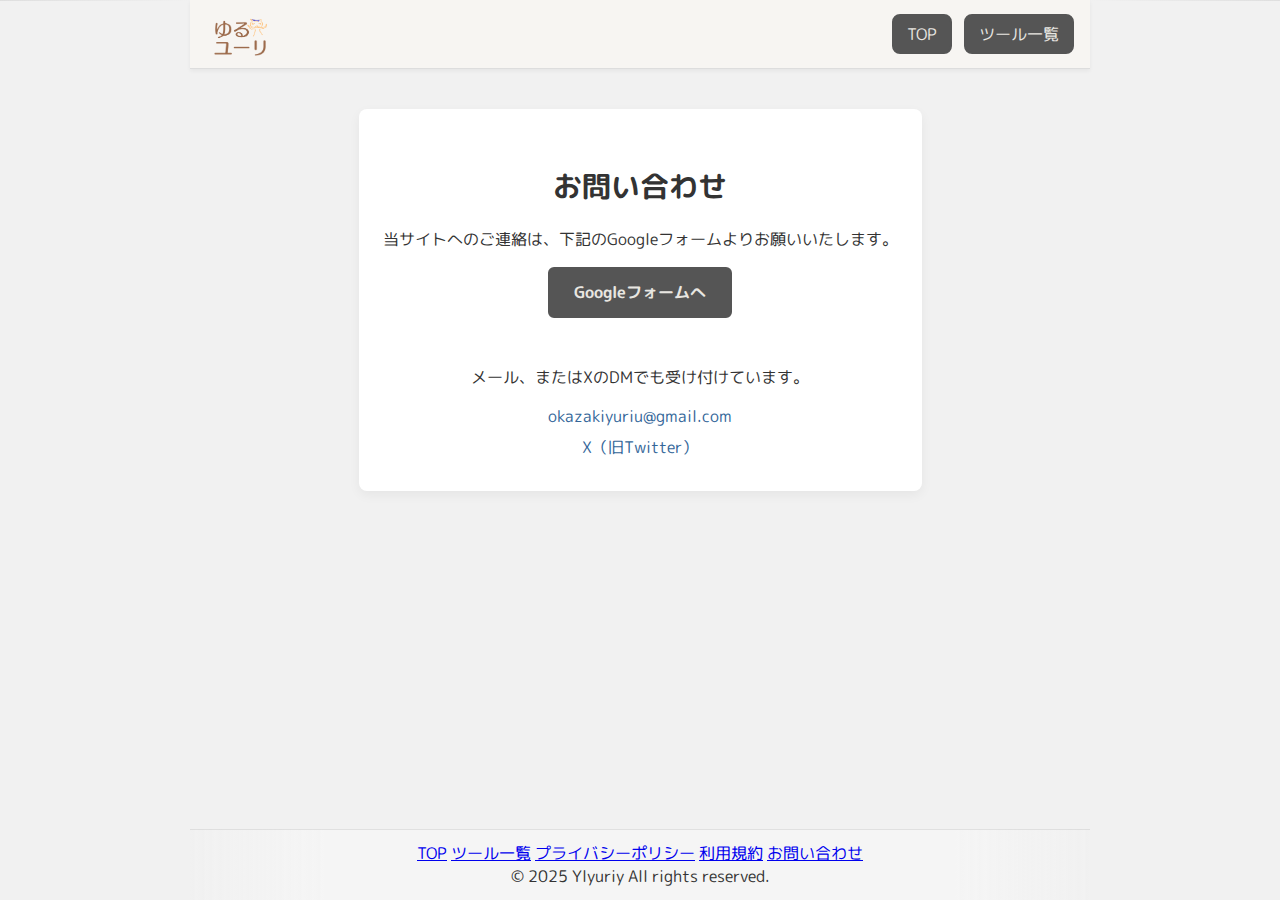
<file: contact/index.html>
<!DOCTYPE html>
<html lang="ja">
<head>
  <meta charset="UTF-8" />
  <meta name="viewport" content="width=device-width, initial-scale=1.0"/>
  <meta name="description" content="お問い合わせページです。">
  <meta property="og:title" content="ゆるユーリ | お問い合わせ">
  <meta property="og:description" content="お問い合わせはこちらから">
  <meta property="og:image" content="https://tools.ylyuriy.com/assets/logo.png">
  <meta property="og:url" content="https://tools.ylyuriy.com/tools/">
  <meta property="og:type" content="website">
  <meta property="og:site_name" content="ゆるユーリ">
  <title>ゆるユーリ | お問い合わせ</title>

  <!-- ファビコン -->
  <link rel="icon" href="/assets/favicon.ico">
  <!-- 共通CSS -->
  <link rel="stylesheet" href="/css/style.css" />
  <!-- 問い合わせページ専用CSS -->
  <link rel="stylesheet" href="/contact/style.css" />
  <!-- Googleフォント -->
  <link href="https://fonts.googleapis.com/css2?family=M+PLUS+Rounded+1c&display=swap" rel="stylesheet">
  <!-- ヘッダー・フッター専用CSS -->
  <link rel="stylesheet" href="/components/header-footer.css" />

  <!-- Google tag (gtag.js) -->
  <script async src="https://www.googletagmanager.com/gtag/js?id=G-WP93BYLBD9"></script>
  <script>
    window.dataLayer = window.dataLayer || [];
    function gtag(){dataLayer.push(arguments);}
    gtag('js', new Date());

    gtag('config', 'G-WP93BYLBD9');
  </script>
</head>
<body>
  <!-- ヘッダー読み込み -->
  <div id="header-container"></div>

  <!-- メインコンテンツ -->
  <main class="contact-main">
    <section class="contact-section">
      <h1 class="contact-title">お問い合わせ</h1>
      <p class="contact-intro">
        当サイトへのご連絡は、下記のGoogleフォームよりお願いいたします。
      </p>

      <!-- Googleフォーム -->
      <div class="contact-button-area">
        <a href="https://docs.google.com/forms/d/e/1FAIpQLSdWn52hSQqIBgHuh97WNb-mB5UVEX43cqagjLSARZoLRhEAOw/viewform?usp=header" target="_blank" rel="noopener noreferrer" class="contact-button">
          Googleフォームへ
        </a>
      </div>

      <!-- お問い合わせ先一覧 -->
      <p class="contact-sub">
        メール、またはXのDMでも受け付けています。
      </p>
      <ul class="contact-list">
        <p><a href="mailto:okazakiyuriu@gmail.com">okazakiyuriu@gmail.com</a></p>
        <p><a href="https://x.com/ylyuriy_1st" target="_blank" rel="noopener noreferrer">X（旧Twitter）</a></p>
      </ul>
    </section>
  </main>

  <!-- フッター読み込み -->
  <div id="footer-container"></div>

  <!-- ヘッダー・フッター読み込みスクリプト -->
  <script src="/components/header-footer.js"></script>

</body>
</html>
</file>
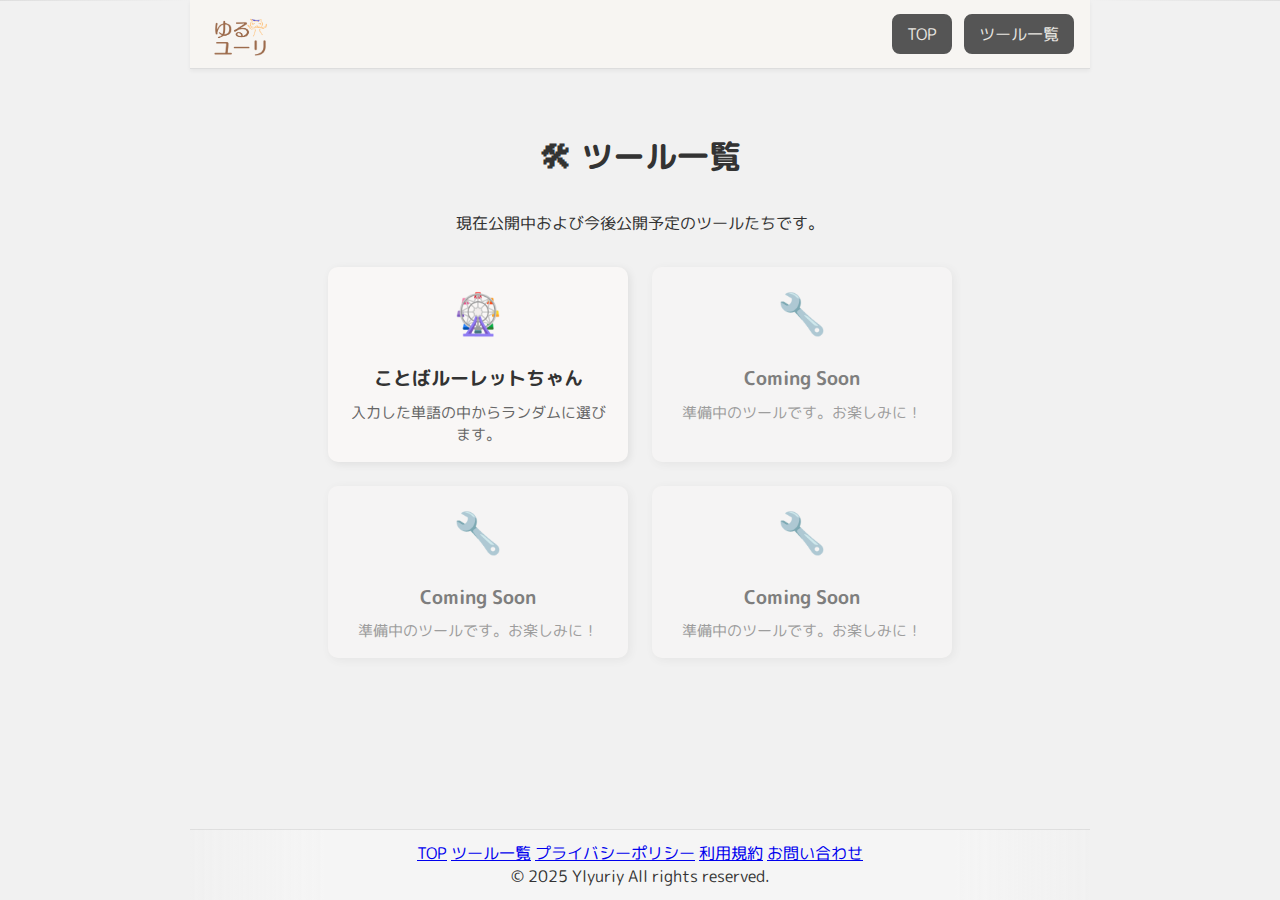
<file: tools/index.html>
<!DOCTYPE html>
<html lang="ja">
<head>
  <meta charset="UTF-8" />
  <meta name="viewport" content="width=device-width, initial-scale=1.0"/>
  <meta name="description" content="便利なWebツール一覧です。">
  <meta property="og:title" content="ゆるユーリ | 便利なWebツール一覧">
  <meta property="og:description" content="便利なWebツール一覧です。">
  <meta property="og:image" content="https://tools.ylyuriy.com/assets/logo.png">
  <meta property="og:url" content="https://tools.ylyuriy.com/tools/">
  <meta property="og:type" content="website">
  <meta property="og:site_name" content="ゆるユーリ">
  <title>ゆるユーリ | ツール一覧</title>

  <!-- 共通CSS -->
  <link rel="stylesheet" href="/css/style.css" />
  <!-- Googleフォント -->
  <link href="https://fonts.googleapis.com/css2?family=M+PLUS+Rounded+1c&display=swap" rel="stylesheet">
  <!-- ヘッダー・フッター専用CSS -->
  <link rel="stylesheet" href="/components/header-footer.css" />
</head>
<body>
  <!-- ヘッダー読み込み -->
  <div id="header-container"></div>

  <!-- メインコンテンツ -->
  <main class="tool-list-page">

    <!-- タイトルおよびページ説明 -->
    <section class="tools-heading-area">
      <h1>🛠 ツール一覧</h1>
      <p>現在公開中および今後公開予定のツールたちです。</p>
    </section>

    <!-- ツールカード一覧 -->
    <section class="tool-list-container">
      <div class="tool-card active-tool">
        <a href="/tools/wordroulette-chan/" class="tool-link">
          <div class="tool-icon">🎡</div>
          <div class="tool-name">ことばルーレットちゃん</div>
          <p class="tool-description">入力した単語の中からランダムに選びます。</p>
        </a>
      </div>
      <!-- TODO 今後追加される予定のツールたち -->
      <div class="tool-card coming-soon">
        <div class="tool-link">
          <div class="tool-icon">🔧</div>
          <div class="tool-name">Coming Soon</div>
          <p class="tool-description">準備中のツールです。お楽しみに！</p>
        </div>
      </div>
      <div class="tool-card coming-soon">
        <div class="tool-link">
          <div class="tool-icon">🔧</div>
          <div class="tool-name">Coming Soon</div>
          <p class="tool-description">準備中のツールです。お楽しみに！</p>
        </div>
      </div>
      <div class="tool-card coming-soon">
        <div class="tool-link">
          <div class="tool-icon">🔧</div>
          <div class="tool-name">Coming Soon</div>
          <p class="tool-description">準備中のツールです。お楽しみに！</p>
        </div>
      </div>
      <!-- 必要に応じてツールカードを追加 -->
    </section>
  </main>

  <!-- フッター読み込み -->
  <div id="footer-container"></div>

  <!-- ヘッダー・フッター読み込みスクリプト -->
  <script src="/components/header-footer.js"></script>

</body>
</html>
</file>
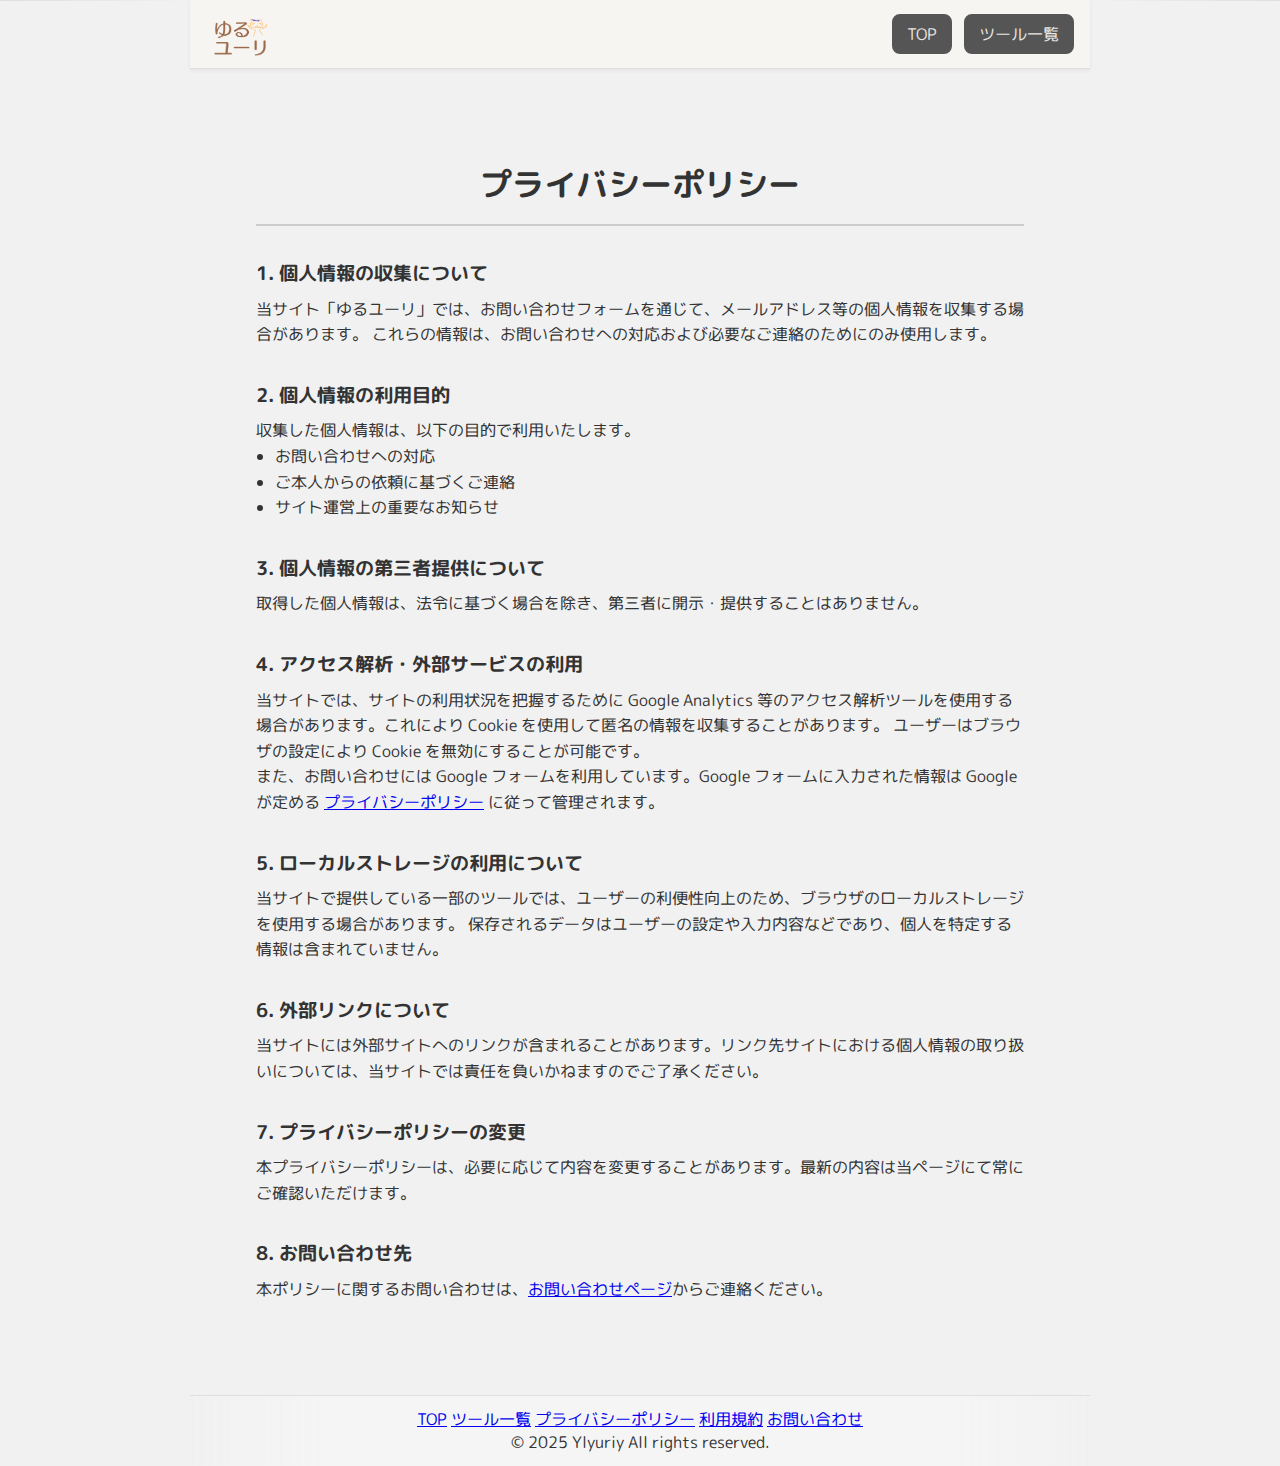
<file: legal/privacy-policy/index.html>
<!DOCTYPE html>
<html lang="ja">
<head>
  <meta charset="UTF-8" />
  <meta name="viewport" content="width=device-width, initial-scale=1.0"/>
  <meta name="description" content="プライバシーポリシーページです。">
  <meta property="og:title" content="ゆるユーリ | プライバシーポリシー">
  <meta property="og:description" content="プライバシーポリシー">
  <meta property="og:image" content="https://tools.ylyuriy.com/assets/logo.png">
  <meta property="og:url" content="https://tools.ylyuriy.com/tools/">
  <meta property="og:type" content="website">
  <meta property="og:site_name" content="ゆるユーリ">
  <title>ゆるユーリ | プライバシーポリシー</title>

  <!-- ファビコン -->
  <link rel="icon" href="/assets/favicon.ico">
  <!-- 共通CSS -->
  <link rel="stylesheet" href="/css/style.css" />
  <!-- 規約・ポリシー用CSS -->
  <link rel="stylesheet" href="/legal/style.css" />
  <!-- Googleフォント -->
  <link href="https://fonts.googleapis.com/css2?family=M+PLUS+Rounded+1c&display=swap" rel="stylesheet">
  <!-- ヘッダー・フッター専用CSS -->
  <link rel="stylesheet" href="/components/header-footer.css" />

  <!-- Google tag (gtag.js) -->
  <script async src="https://www.googletagmanager.com/gtag/js?id=G-WP93BYLBD9"></script>
  <script>
    window.dataLayer = window.dataLayer || [];
    function gtag(){dataLayer.push(arguments);}
    gtag('js', new Date());

    gtag('config', 'G-WP93BYLBD9');
  </script>
</head>
<body>
  <!-- ヘッダー読み込み -->
  <div id="header-container"></div>

  <main class="legal-container">
    <h1>プライバシーポリシー</h1>

    <section>
      <h2>1. 個人情報の収集について</h2>
      <p>
        当サイト「ゆるユーリ」では、お問い合わせフォームを通じて、メールアドレス等の個人情報を収集する場合があります。
        これらの情報は、お問い合わせへの対応および必要なご連絡のためにのみ使用します。
      </p>
    </section>

    <section>
      <h2>2. 個人情報の利用目的</h2>
      <p>
        収集した個人情報は、以下の目的で利用いたします。
        <ul>
          <li>お問い合わせへの対応</li>
          <li>ご本人からの依頼に基づくご連絡</li>
          <li>サイト運営上の重要なお知らせ</li>
        </ul>
      </p>
    </section>

    <section>
      <h2>3. 個人情報の第三者提供について</h2>
      <p>
        取得した個人情報は、法令に基づく場合を除き、第三者に開示・提供することはありません。
      </p>
    </section>

    <section>
      <h2>4. アクセス解析・外部サービスの利用</h2>
      <p>
        当サイトでは、サイトの利用状況を把握するために Google Analytics 等のアクセス解析ツールを使用する場合があります。これにより Cookie を使用して匿名の情報を収集することがあります。
        ユーザーはブラウザの設定により Cookie を無効にすることが可能です。
      </p>
      <p>
        また、お問い合わせには Google フォームを利用しています。Google フォームに入力された情報は Google が定める
        <a href="https://policies.google.com/privacy?hl=ja" target="_blank" rel="noopener">プライバシーポリシー</a> に従って管理されます。
      </p>
    </section>
    
    <section>
      <h2>5. ローカルストレージの利用について</h2>
      <p>
        当サイトで提供している一部のツールでは、ユーザーの利便性向上のため、ブラウザのローカルストレージを使用する場合があります。
        保存されるデータはユーザーの設定や入力内容などであり、個人を特定する情報は含まれていません。
      </p>
    </section>

    <section>
      <h2>6. 外部リンクについて</h2>
      <p>
        当サイトには外部サイトへのリンクが含まれることがあります。リンク先サイトにおける個人情報の取り扱いについては、当サイトでは責任を負いかねますのでご了承ください。
      </p>
    </section>

    <section>
      <h2>7. プライバシーポリシーの変更</h2>
      <p>
        本プライバシーポリシーは、必要に応じて内容を変更することがあります。最新の内容は当ページにて常にご確認いただけます。
      </p>
    </section>

    <section>
      <h2>8. お問い合わせ先</h2>
      <p>
        本ポリシーに関するお問い合わせは、<a href="/contact/">お問い合わせページ</a>からご連絡ください。
      </p>
    </section>
  </main>

  <!-- フッター読み込み -->
  <div id="footer-container"></div>

  <!-- ヘッダー・フッター読み込みスクリプト -->
  <script src="/components/header-footer.js"></script>
</body>
</html>
</file>
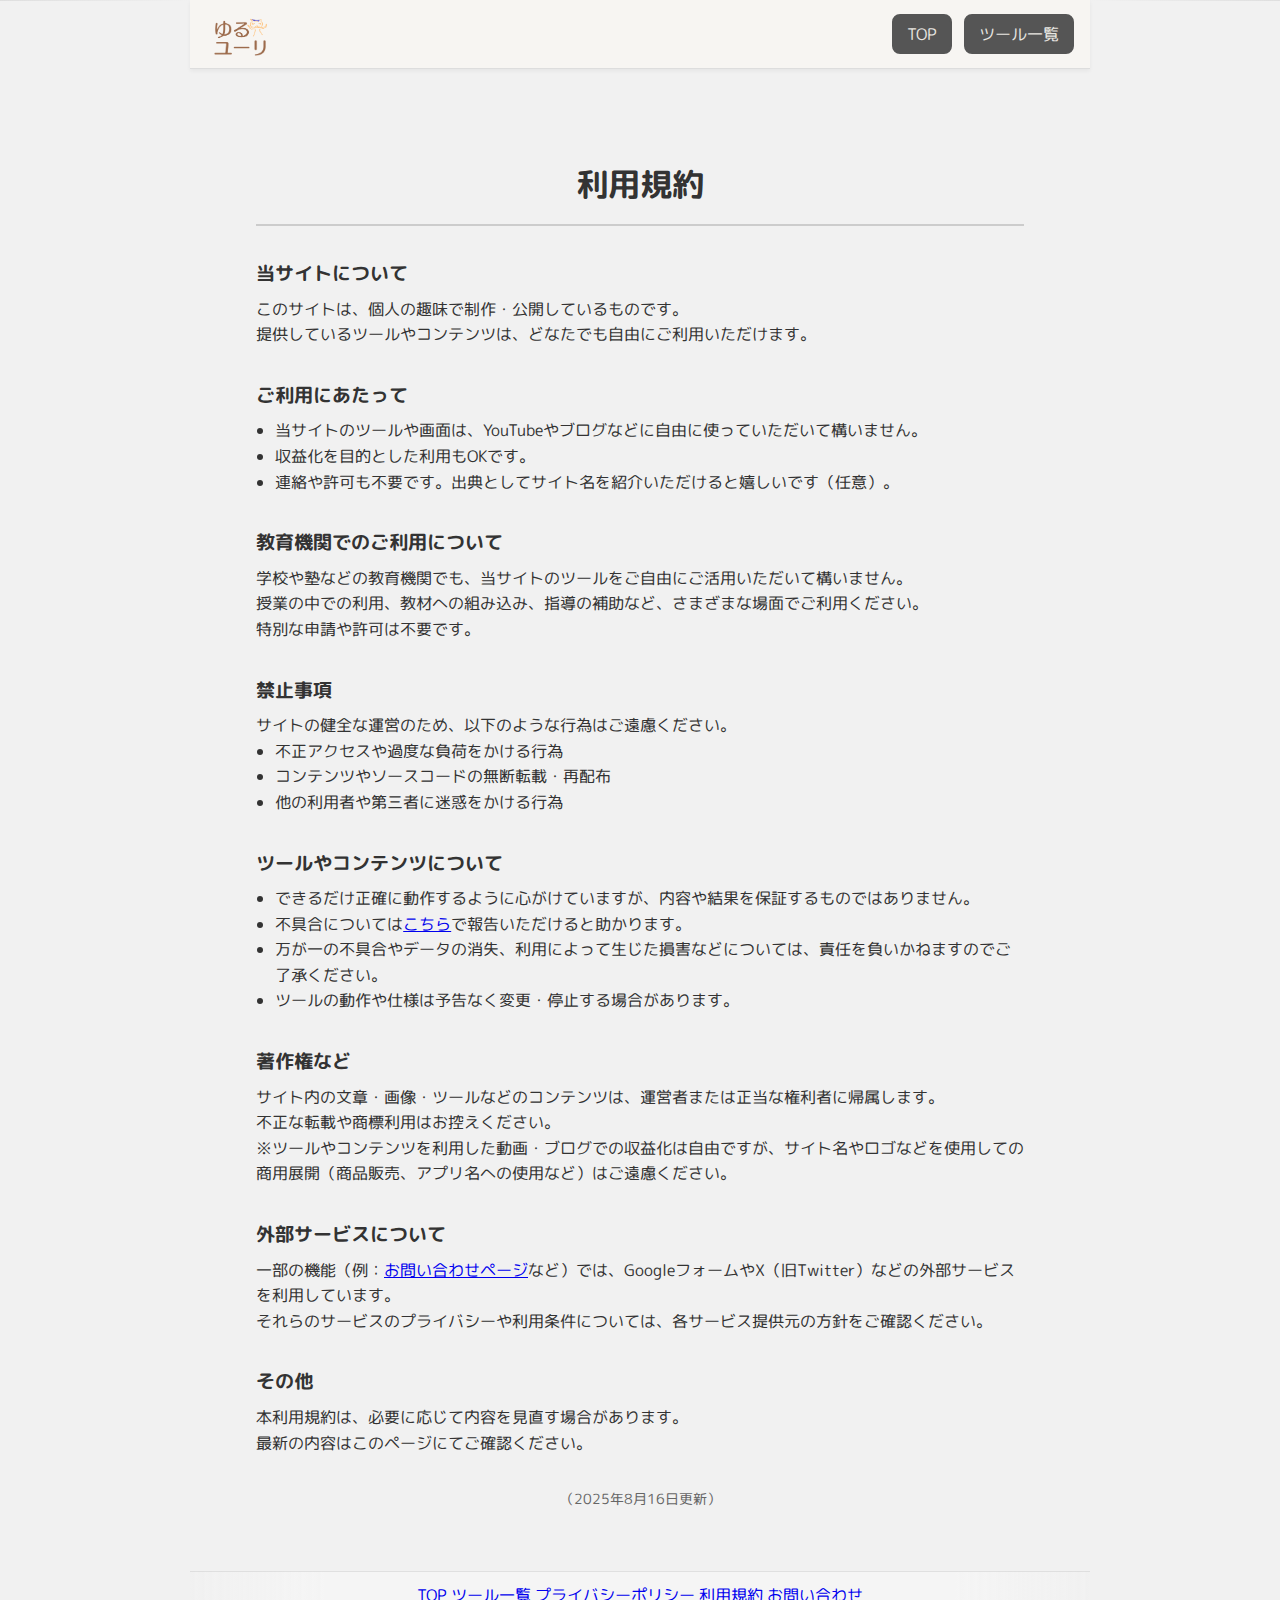
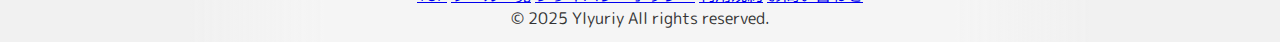
<file: legal/terms-of-service/index.html>
<!DOCTYPE html>
<html lang="ja">
<head>
  <meta charset="UTF-8" />
  <meta name="viewport" content="width=device-width, initial-scale=1.0"/>
  <meta name="description" content="利用規約ページです。">
  <meta property="og:title" content="ゆるユーリ | 利用規約">
  <meta property="og:description" content="利用規約">
  <meta property="og:image" content="https://tools.ylyuriy.com/assets/logo.png">
  <meta property="og:url" content="https://tools.ylyuriy.com/tools/">
  <meta property="og:type" content="website">
  <meta property="og:site_name" content="ゆるユーリ">
  <title>ゆるユーリ | 利用規約</title>

  <!-- ファビコン -->
  <link rel="icon" href="/assets/favicon.ico">
  <!-- 共通CSS -->
  <link rel="stylesheet" href="/css/style.css" />
  <!-- 規約・ポリシー用CSS -->
  <link rel="stylesheet" href="/legal/style.css" />
  <!-- Googleフォント -->
  <link href="https://fonts.googleapis.com/css2?family=M+PLUS+Rounded+1c&display=swap" rel="stylesheet">
  <!-- ヘッダー・フッター専用CSS -->
  <link rel="stylesheet" href="/components/header-footer.css" />
</head>
<body>
  <!-- ヘッダー読み込み -->
  <div id="header-container"></div>

  <main class="legal-container">
    <h1>利用規約</h1>

    <section>
      <h2>当サイトについて</h2>
      <p>
        このサイトは、個人の趣味で制作・公開しているものです。<br>
        提供しているツールやコンテンツは、どなたでも自由にご利用いただけます。
      </p>
    </section>

    <section>
      <h2>ご利用にあたって</h2>
      <ul>
        <li>当サイトのツールや画面は、YouTubeやブログなどに自由に使っていただいて構いません。</li>
        <li>収益化を目的とした利用もOKです。</li>
        <li>連絡や許可も不要です。出典としてサイト名を紹介いただけると嬉しいです（任意）。</li>
      </ul>
    </section>

    <section>
      <h2>教育機関でのご利用について</h2>
      <p>
        学校や塾などの教育機関でも、当サイトのツールをご自由にご活用いただいて構いません。<br>
        授業の中での利用、教材への組み込み、指導の補助など、さまざまな場面でご利用ください。<br>
        特別な申請や許可は不要です。
      </p>
    </section>

    <section>
      <h2>禁止事項</h2>
      <p>
        サイトの健全な運営のため、以下のような行為はご遠慮ください。
      </p>
      <ul>
        <li>不正アクセスや過度な負荷をかける行為</li>
        <li>コンテンツやソースコードの無断転載・再配布</li>
        <li>他の利用者や第三者に迷惑をかける行為</li>
      </ul>
    </section>

    <section>
      <h2>ツールやコンテンツについて</h2>
      <ul>
        <li>できるだけ正確に動作するように心がけていますが、内容や結果を保証するものではありません。</li>
        <li>不具合については<a href="/contact/">こちら</a>で報告いただけると助かります。</li>
        <li>万が一の不具合やデータの消失、利用によって生じた損害などについては、責任を負いかねますのでご了承ください。</li>
        <li>ツールの動作や仕様は予告なく変更・停止する場合があります。</li>
      </ul>
    </section>

    <section>
      <h2>著作権など</h2>
      <p>
        サイト内の文章・画像・ツールなどのコンテンツは、運営者または正当な権利者に帰属します。<br>
        不正な転載や商標利用はお控えください。<br>
        ※ツールやコンテンツを利用した動画・ブログでの収益化は自由ですが、サイト名やロゴなどを使用しての商用展開（商品販売、アプリ名への使用など）はご遠慮ください。
      </p>
    </section>

    <section>
      <h2>外部サービスについて</h2>
      <p>
        一部の機能（例：<a href="/contact/">お問い合わせページ</a>など）では、GoogleフォームやX（旧Twitter）などの外部サービスを利用しています。<br>
        それらのサービスのプライバシーや利用条件については、各サービス提供元の方針をご確認ください。
      </p>
    </section>

    <section>
      <h2>その他</h2>
      <p>
        本利用規約は、必要に応じて内容を見直す場合があります。<br>
        最新の内容はこのページにてご確認ください。
      </p>
    </section>

    <p style="margin-top: 2em; font-size: 0.9em; color: #666;">
      （2025年8月16日更新）
    </p>
  </main>

  <!-- フッター読み込み -->
  <div id="footer-container"></div>

  <!-- ヘッダー・フッター読み込みスクリプト -->
  <script src="/components/header-footer.js"></script>
</body>
</html>
</file>
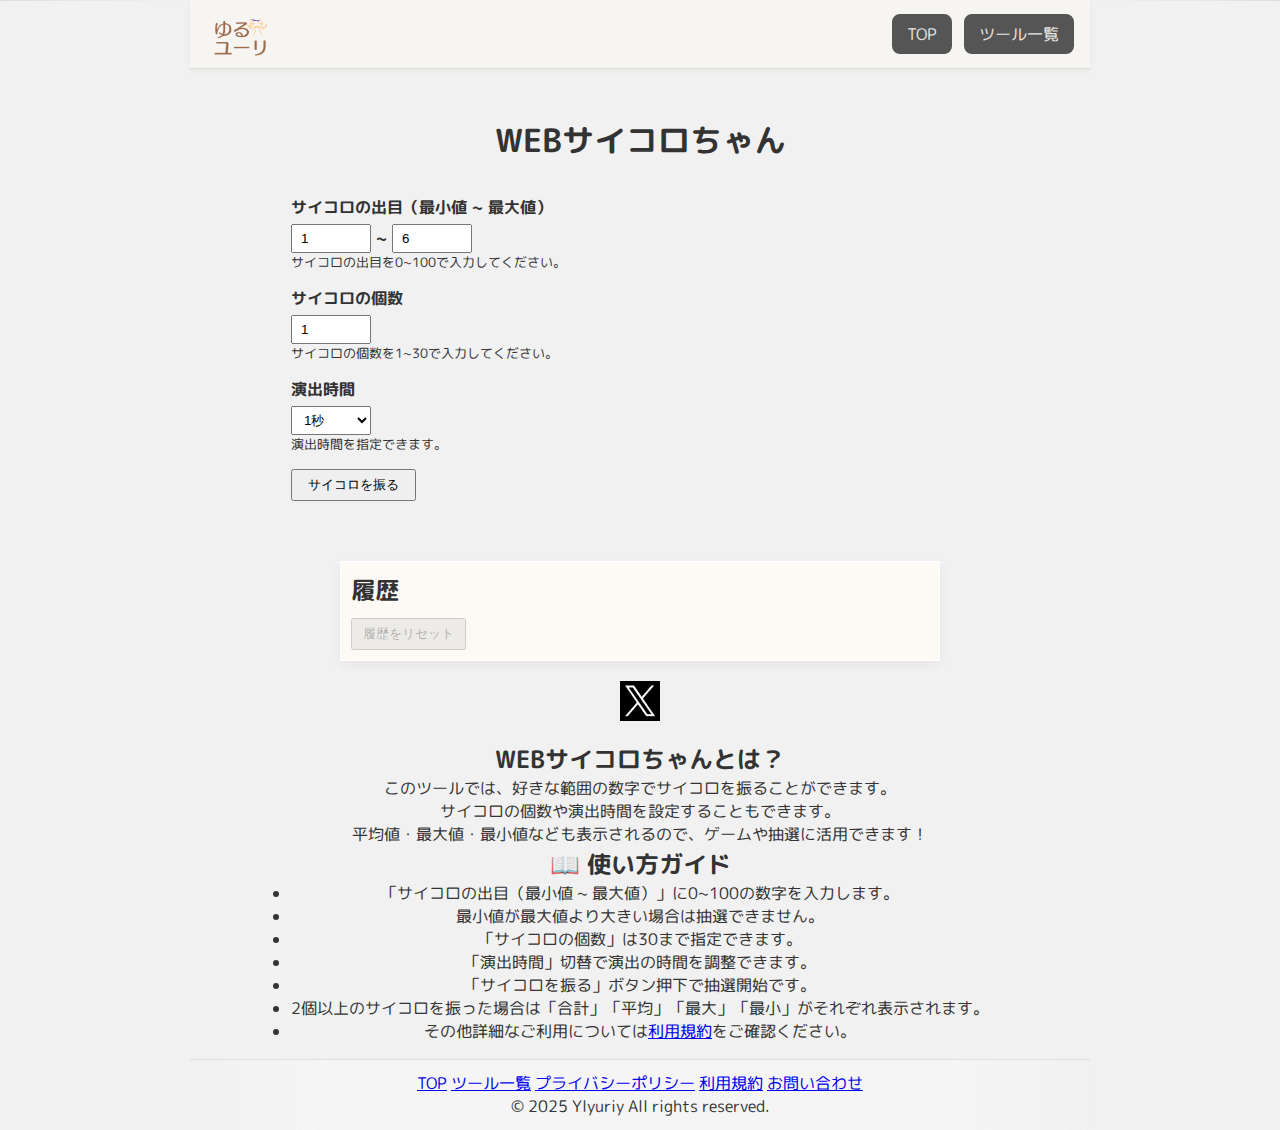
<file: tools/web-dice-chan/index.html>
<!DOCTYPE html>
<html lang="ja">
<head>
  <meta charset="UTF-8" />
  <meta name="viewport" content="width=device-width, initial-scale=1.0"/>
  <meta name="description" content="指定した数字の範囲でサイコロを振ることができます。複数のサイコロを同時に振ることもできます。">
  <meta property="og:title" content="WEBサイコロちゃん">
  <meta property="og:description" content="指定した数字の範囲でサイコロを振ることができます。複数のサイコロを同時に振ることもできます。">
  <meta property="og:image" content="https://tools.yl-yuriy.com/assets/logo.png">
  <meta property="og:url" content="https://tools.yl-yuriy.com/tools/web-dice-chan/">
  <meta property="og:type" content="website">
  <meta property="og:site_name" content="ゆるユーリ">
  <title>WEBサイコロちゃん</title>

  <!-- ファビコン -->
  <link rel="icon" href="/assets/favicon.ico">
  <!-- 共通CSS -->
  <link rel="stylesheet" href="/css/style.css" />
  <!-- WEBサイコロちゃん専用CSS -->
  <link rel="stylesheet" href="style.css" />
  <!-- Googleフォント -->
  <link href="https://fonts.googleapis.com/css2?family=M+PLUS+Rounded+1c&display=swap" rel="stylesheet">
  <!-- ヘッダー・フッター専用CSS -->
  <link rel="stylesheet" href="/components/header-footer.css" />

  <!-- Google tag (gtag.js) -->
  <script async src="https://www.googletagmanager.com/gtag/js?id=G-WP93BYLBD9"></script>
  <script>
    window.dataLayer = window.dataLayer || [];
    function gtag(){dataLayer.push(arguments);}
    gtag('js', new Date());

    gtag('config', 'G-WP93BYLBD9');
  </script>
</head>
<body>
  <!-- ヘッダー読み込み -->
  <div id="header-container"></div>

  <!-- メインコンテンツ -->
  <main>
    <h1>WEBサイコロちゃん</h1>

    <!-- 入力エリア -->
    <section class="controls">
      <!-- 最小値 ~ 最大値 -->
      <div class="control-group">
        <label>サイコロの出目（最小値 ~ 最大値）</label>
        <div class="inputs">
          <input type="number" id="minValue" value="1" min="0" max="100">
          <span class="tilde">~</span>
          <input type="number" id="maxValue" value="6" min="0" max="100">
        </div>
        <small>サイコロの出目を0~100で入力してください。</small>
      </div>

      <!-- 個数 -->
      <div class="control-group">
        <label>サイコロの個数</label>
        <input type="number" id="diceCount" value="1" min="1" max="30">
        <small>サイコロの個数を1~30で入力してください。</small>
      </div>

      <!-- 演出時間 -->
      <div class="control-group">
        <label>演出時間</label>
        <select id="duration">
          <option value="500">0.5秒</option>
          <option value="1000" selected>1秒</option>
          <option value="2000">2秒</option>
          <option value="3000">3秒</option>
        </select>
        <small>演出時間を指定できます。</small>
      </div>

      <button id="rollBtn">サイコロを振る</button>
    </section>

    <section id="dice-area">
      <div id="dice-stats"></div>
    </section>

    <section id="history-area">
      <h2>履歴</h2>
      <div id="history"></div>
      <button id="resetHistory">履歴をリセット</button>
    </section>

    <section id="options">
      <img src="/assets/x_icon.png" id="share-x" alt="Xアイコン">
      <!-- TODO 他のSNSシェア -->
      <!-- CSSで横並びに設定済み -->
    </section>

    <!-- ツール概要 -->
    <div class="introduction-area">
      <h2>WEBサイコロちゃんとは？</h2>
      <p>
        このツールでは、好きな範囲の数字でサイコロを振ることができます。<br>
        サイコロの個数や演出時間を設定することもできます。<br>
        平均値・最大値・最小値なども表示されるので、ゲームや抽選に活用できます！
      </p>  
    </div>

    <!-- ツール説明 -->
    <div class="howto-area">
      <h2>📖 使い方ガイド</h2>
      <ul>
        <li>「サイコロの出目（最小値 ~ 最大値）」に0~100の数字を入力します。</li>
        <li>最小値が最大値より大きい場合は抽選できません。</li>
        <li>「サイコロの個数」は30まで指定できます。</li>
        <li>「演出時間」切替で演出の時間を調整できます。</li>
        <li>「サイコロを振る」ボタン押下で抽選開始です。</li>
        <li>2個以上のサイコロを振った場合は「合計」「平均」「最大」「最小」がそれぞれ表示されます。</li>
        <li>その他詳細なご利用については<a href="/legal/terms-of-service/">利用規約</a>をご確認ください。</li>
      </ul>
    </div>
  </main>

  <!-- フッター読み込み -->
  <div id="footer-container"></div>

  <!-- ヘッダー・フッター読み込みスクリプト -->
  <script src="/components/header-footer.js"></script>
  <!-- WEBサイコロちゃん専用スクリプト -->
  <script src="script.js"></script>

</body>
</html>
</file>
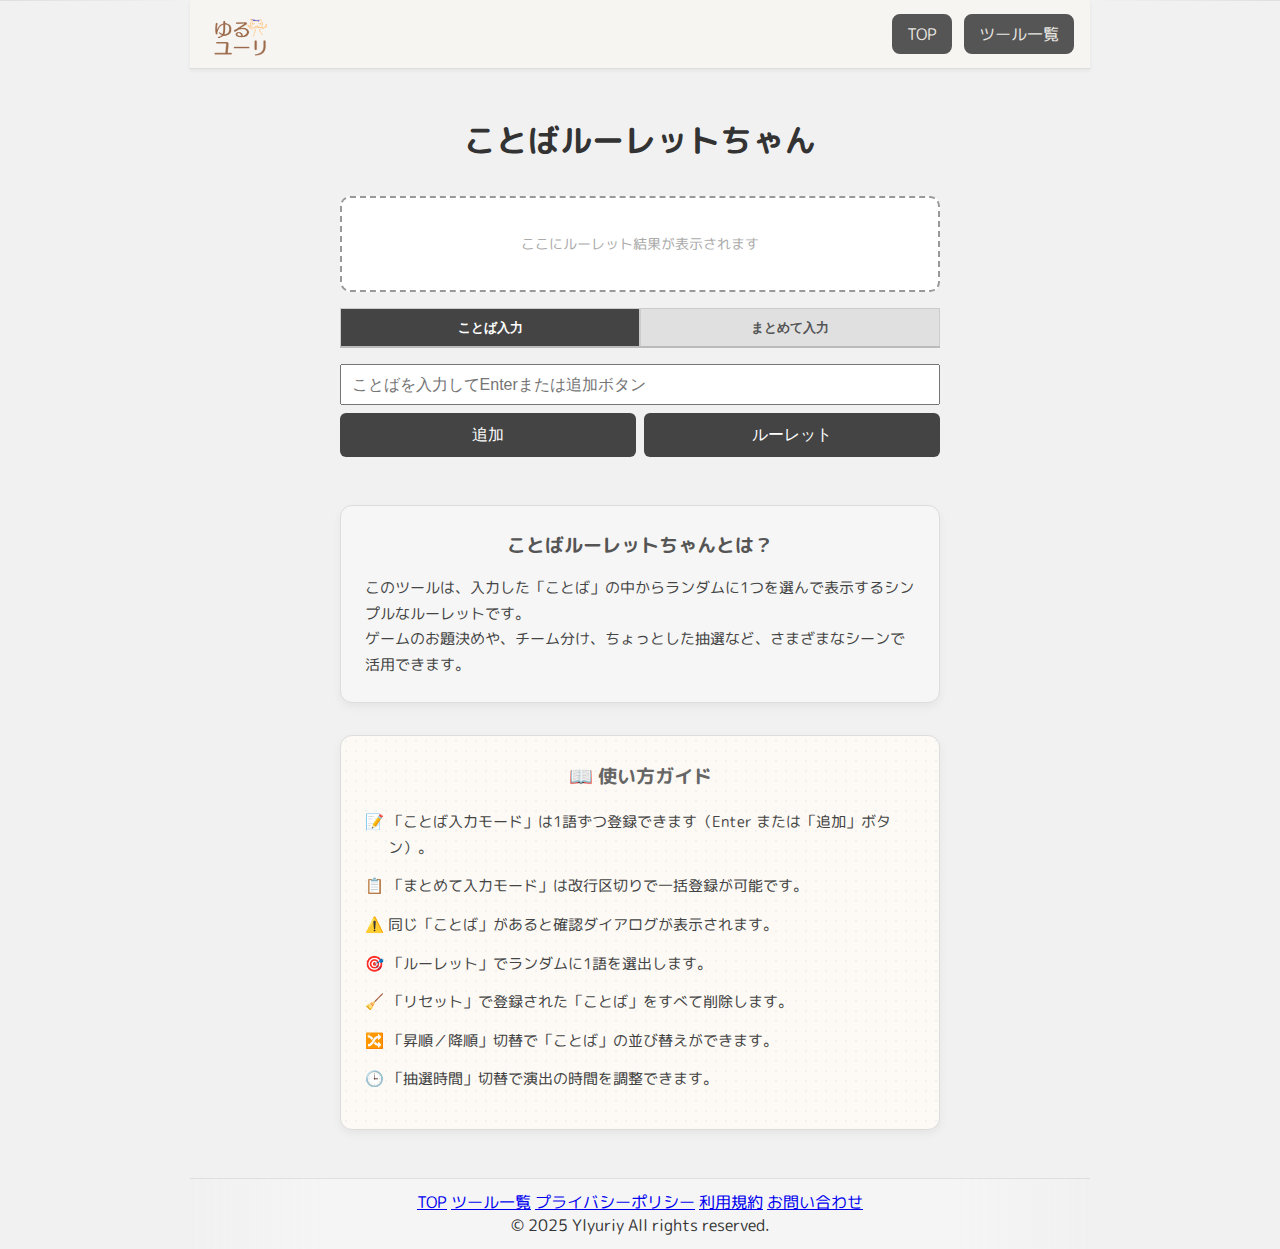
<file: tools/wordroulette-chan/index.html>
<!DOCTYPE html>
<html lang="ja">
<head>
  <meta charset="UTF-8" />
  <meta name="viewport" content="width=device-width, initial-scale=1.0"/>
  <meta name="description" content="入力された単語の中からランダムに1つを表示する抽選ツールです。お題決めや、チーム分けなどで活用できます。">
  <meta property="og:title" content="ゆるユーリ | ことばルーレットちゃん">
  <meta property="og:description" content="入力された単語の中からランダムに1つを表示する抽選ツールです。お題決めや、チーム分けなどで活用できます。">
  <meta property="og:image" content="https://tools.ylyuriy.com/assets/logo.png">
  <meta property="og:url" content="https://tools.ylyuriy.com/tools/wordroulette-chan/">
  <meta property="og:type" content="website">
  <meta property="og:site_name" content="ゆるユーリ">
  <title>ことばルーレットちゃん | 単語抽選ツール</title>

  <!-- 共通CSS -->
  <link rel="stylesheet" href="/css/style.css" />
  <!-- ことばルーレットちゃん専用CSS -->
  <link rel="stylesheet" href="style.css" />
  <!-- Googleフォント -->
  <link href="https://fonts.googleapis.com/css2?family=M+PLUS+Rounded+1c&display=swap" rel="stylesheet">
  <!-- ヘッダー・フッター専用CSS -->
  <link rel="stylesheet" href="/components/header-footer.css" />
</head>
<body>
  <!-- ヘッダー読み込み -->
  <div id="header-container"></div>

  <main>
    <h1>ことばルーレットちゃん</h1>

    <!-- 優先結果表示 -->
    <div class="result-box" id="resultBox"></div>

    <!-- 入力モード切替用のタブ -->
    <div class="tab-container">
      <button class="tab-button active" data-tab="single">ことば入力</button>
      <button class="tab-button" data-tab="multi">まとめて入力</button>
    </div>

    <!-- ことば入力エリア -->
    <div class="input-area">
      <!-- ことば入力モード -->
      <div id="single" class="tab-content">
        <input id="wordInput" maxlength="50" placeholder="ことばを入力してEnterまたは追加ボタン" />
      </div>
      <!-- まとめて入力モード -->
      <div id="multi" class="tab-content hidden">
        <textarea id="multiInput" rows="5" placeholder="改行で区切って複数のことばを一括入力"></textarea>
      </div>

      <!-- 追加＆ルーレットボタン -->
      <div class="button-row">
        <button onclick="addWord()">追加</button>
        <button id="spinBtn" onclick="spinRoulette()">ルーレット</button>
      </div>
    </div>

    <!-- 一覧にことばがある場合のみ表示される -->
    <div class="sort-controls hidden" id="sortControls">
      <!-- ソート -->
      並び順：
      <span class="sort-link" onclick="sortWords('asc')">昇順</span> /
      <span class="sort-link" onclick="sortWords('desc')">降順</span>
      
      <!-- ルーレット時間セレクト -->
      <label for="durationSelect" class="duration-label">抽選時間：</label>
      <select id="durationSelect" class="duration-select">
        <option value="0">なし</option>
        <option value="1">1秒</option>
        <option value="3"selected>3秒</option>
        <option value="5" >5秒</option>
        <option value="10">10秒</option>
      </select>
    </div>

    <!-- ことば一覧 -->
    <div class="word-list" id="wordList"></div>

    <!-- リセットボタン -->
    <div class="reset-area">
      <button id="resetBtn" class="hidden" onclick="resetWords()">リセット</button>
    </div>

    <!-- ツール概要 -->
    <div class="introduction-area">
      <h2>ことばルーレットちゃんとは？</h2>
      <p>
        このツールは、入力した「ことば」の中からランダムに1つを選んで表示するシンプルなルーレットです。<br>
        ゲームのお題決めや、チーム分け、ちょっとした抽選など、さまざまなシーンで活用できます。
      </p>
    </div>

    <!-- ツール説明 -->
    <div class="howto-area">
      <h2>📖 使い方ガイド</h2>
      <ul>
        <li>📝 「ことば入力モード」は1語ずつ登録できます（Enter または「追加」ボタン）。</li>
        <li>📋 「まとめて入力モード」は改行区切りで一括登録が可能です。</li>
        <li>⚠️ 同じ「ことば」があると確認ダイアログが表示されます。</li>
        <li>🎯 「ルーレット」でランダムに1語を選出します。</li>
        <li>🧹 「リセット」で登録された「ことば」をすべて削除します。</li>
        <li>🔀 「昇順／降順」切替で「ことば」の並び替えができます。</li>
        <li>🕒 「抽選時間」切替で演出の時間を調整できます。</li>
      </ul>
    </div>
  </main>

  <!-- フッター読み込み -->
  <div id="footer-container"></div>

  <!-- ヘッダー・フッター読み込みスクリプト -->
  <script src="/components/header-footer.js"></script>
  <!-- メインスクリプト -->
  <script src="script.js"></script>

</body>
</html>
</file>
<file: css/style.css>
/* --- 共通CSS --- */
body {
  font-family: 'M PLUS Rounded 1c', sans-serif;
  background-color: #f1f1f1;
  color: #333;
  padding: 0;
  max-width: 900px;
  margin: 0 auto;
  text-align: center;
}

h1 {
  margin-top: 2rem;
  margin-bottom: 2rem;
}


/* ========== TOPページ全体 ========== */
.top-page {
  width: 100%;
  max-width: 800px;
  margin: 0 auto;
  padding: 2rem 1rem;
  text-align: center;
  font-family: 'M PLUS Rounded 1c', sans-serif;
}

.top-description {
  background-color: #fff8f0;
  border: 2px solid #f1d9c2;
  border-radius: 10px;
  padding: 2rem;
  margin: 2rem auto;
  width: 100%;
  max-width: 800px;
  box-shadow: 0 4px 8px rgba(0, 0, 0, 0.05);
  font-family: 'Yu Gothic', 'Hiragino Kaku Gothic ProN', sans-serif;
  color: #4b3d2a;
  text-align: center;
}

.top-description h2 {
  font-size: 1.8rem;
  margin-bottom: 1rem;
  color: #a47148;
}

.top-description p {
  font-size: 1rem;
  line-height: 1.6;
}

.top-logo {
  width: 240px;
  height: auto;
  margin-bottom: 1rem;
}

.top-title {
  font-size: 2.5rem;
  color: #333;
  margin-bottom: 1rem;
}

/* ツール・ブログ一覧セクション */
.top-section-links {
  display: flex;
  flex-wrap: wrap;
  justify-content: center;
  gap: 2rem;
  margin-top: 2.5rem;
  padding: 1rem;
}

.top-link-box {
  flex: 1 1 300px;
  max-width: 400px;
  background-color: #fdf9f3;
  padding: 1.5rem;
  border-radius: 10px;
  box-shadow: 0 0 8px rgba(0,0,0,0.05);
  text-align: center;
}

.top-link-box h2 {
  font-size: 1.3rem;
  margin-bottom: 0.8rem;
}

.top-link-box p {
  margin-bottom: 1rem;
  font-size: 0.95rem;
  color: #555;
}

/* ボタン共通スタイル */
.top-tool-link-button,
.top-blog-link-button {
  display: inline-block;
  padding: 0.7rem 1.4rem;
  margin-bottom: 0.8rem;
  border: 2px solid#ffa500;
  background-color: #ffa500;
  color: #ffffff;
  text-decoration: none;
  border-radius: 6px;
  font-weight: bold;
  transition: background-color 0.2s ease;
}

.top-tool-link-button:hover,
.top-blog-link-button:hover {
  background-color: #ffffff;
  color: #ffa500;
}

/* ツール一覧ページ用 */
.tool-list-page {
  padding: 2em 1em;
  max-width: 1000px;
  margin: 0 auto;
}

.tools-heading-area {
  text-align: center;
  margin-bottom: 2em;
}

.tool-list-container {
  display: flex;
  flex-wrap: wrap;
  justify-content: center;
  gap: 1.5em;
}

.tool-card {
  background-color: #f9f7f6;
  border-radius: 10px;
  box-shadow: 2px 2px 8px rgba(0, 0, 0, 0.08);
  width: 300px;
  padding: 1em;
  transition: transform 0.2s ease;
}

.active-tool:hover {
  transform: translateY(-5px);
}

.tool-link {
  text-decoration: none;
  color: inherit;
  display: flex;
  flex-direction: column;
  align-items: center;
  text-align: center;
}

.tool-icon {
  font-size: 2.5rem;
  margin-bottom: 0.5em;
}

.tool-name {
  font-weight: bold;
  font-size: 1.2rem;
  margin-bottom: 0.5em;
}

.tool-description {
  font-size: 0.95rem;
  color: #666;
}

.coming-soon {
  opacity: 0.6;
}

/* スマホ対応 */

@media (max-width: 600px) {
  .top-logo {
    width: 120px;
  }

  .tool-card {
    width: 100%;
  }
}
</file>
<file: contact/style.css>
.contact-main {
  max-width: 800px;
  margin: 0 auto;
  padding: 40px 16px;
}

.contact-section {
  background-color: #fff;
  border-radius: 8px;
  padding: 24px;
  box-shadow: 0 4px 12px rgba(0, 0, 0, 0.05);
}

.contact-title {
  font-size: 1.8em;
  margin-bottom: 20px;
  text-align: center;
  color: #333;
}

.contact-intro,
.contact-sub {
  font-size: 1em;
  margin-bottom: 16px;
  text-align: center;
}

.contact-button-area {
  text-align: center;
  margin-bottom: 48px;
}

.contact-button {
  display: inline-block;
  padding: 12px 24px;
  border: 2px solid#555;
  color: #e8e6e1;
  background: #555;
  border-radius: 6px;
  text-decoration: none;
  font-weight: bold;
  transition: background-color 0.3s;
}

.contact-button:hover {
  color: #555;
  background: #e8e6e1;
}

.contact-list {
  list-style: none;
  padding: 0;
  text-align: center;
  font-size: 1em;
}

.contact-list p {
  margin-bottom: 8px;
}

.contact-list a {
  color: #336699;
  text-decoration: none;
}

.contact-list a:hover {
  text-decoration: underline;
}
</file>
<file: legal/style.css>
/* --- 規約・ポリシー用CSS --- */

/* 規約・ポリシー全体の設定
================================================== */
.legal-container {
  max-width: 800px;
  margin: 60px auto;
  padding: 0 1em;
}

.legal-container h1 {
  font-size: 2em;
  margin-bottom: 1em;
  text-align: center;
  border-bottom: 2px solid #ccc;
  padding-bottom: 0.5em;
}

.legal-container section {
  margin-bottom: 2em;
  text-align: left;
}

.legal-container h2 {
  font-size: 1.2em;
  color: #333;
  margin-bottom: 0.5em;
}

.legal-container p,
.legal-container ul {
  font-size: 1em;
  line-height: 1.6;
}

.legal-container ul {
  padding-left: 1.2em;
}
</file>
<file: tools/web-dice-chan/style.css>
/* --- WEBサイコロちゃん専用CSS --- */

/* 全体の設定
================================================== */
* {
  box-sizing: border-box;
}

/* 入力エリア
================================================== */
.controls {
  display: flex;
  flex-direction: column;
  gap: 15px;
  margin-bottom: 20px;
  align-items: first baseline;
}

.control-group {
  display: flex;
  flex-direction: column;
  align-items: first baseline;
}

.control-group label {
  font-weight: bold;  
  margin-bottom: 5px;
}

.inputs {
  display: flex;
  align-items: center;
  gap: 5px;
}

.inputs input {
  width: 60px;
  padding: 5px 8px;
}

.inputs .tilde {
  font-weight: bold;
}

.control-group input, .control-group select {
  padding: 5px 8px;
  width: 80px;
  max-width: 90vw;
}

.controls button {
  padding: 5px 15px;
}

/* サイコロ表示エリア
================================================== */
#dice-area {
  max-width: 600px;
  margin: 20px 0;
  display: flex;
  flex-wrap: wrap;
  justify-content: center;
  gap: 5px;
}

.dice-card {
  width: 40px;
  height: 40px;
  background: #fff;
  border: 2px solid #333;
  border-radius: 8px;
  display: flex;
  align-items: center;
  justify-content: center;
  font-weight: bold;
  font-size: 1em;
  box-shadow: 1px 1px 3px rgba(0,0,0,0.2);
}

#dice-stats {
  margin: 10px 0;
  font-weight: bold;
}

/* 履歴表示エリア
================================================== */
#history-area {
  max-width: 600px;
  margin: 20px auto;
  width: 100%;
  background-color: #fdfaf5; /* クリーム系 */
  box-shadow: 0 4px 10px rgba(0, 0, 0, 0.05);
  border: 1px solid #ffffff;
  padding: 10px;
  text-align: left;
}

.history-item {
  margin-bottom: 15px;
  border: 1px solid #bbb;
  background: #fff;
}

#history-area button {
  margin-top: 10px;
  padding: 5px 10px;
}

/* SNSシェア
================================================== */
#options {
  display: flex;
  justify-content: center;
  gap: 16px;
  margin: 20px 0;
}

/* アイコン画像の基本設定 */
#options img {
  width: 40px;
  height: 40px;
  cursor: pointer;
  transition: transform 0.2s ease, opacity 0.2s ease;
}

/* ホバー時の効果 */
#options img:hover {
  transform: scale(1.2);
  opacity: 0.8;
}

/* >>>>>>>>>>>>>>>>>>>>>>>>>>>>>>>>>>>>>>>>>>>>>>>>
                   スマホ表示対応                   
<<<<<<<<<<<<<<<<<<<<<<<<<<<<<<<<<<<<<<<<<<<<<<<<<<< */
@media (max-width: 600px) {
  #options {
    gap: 12px;
  }
  #options img {
    width: 32px;
    height: 32px;
  }
}
</file>
<file: tools/wordroulette-chan/style.css>
/* --- ことばルーレットちゃん専用CSS --- */

/* 全体の設定
================================================== */
* {
  box-sizing: border-box;
}

/* 抽選結果表示
================================================== */
.result-box {
  margin: 0 auto 1rem;
  padding: 1rem;
  font-size: 2rem;
  border: 2px dashed #999;
  border-radius: 10px;
  background-color: #fff;
  width: 100%;
  max-width: 600px;
  word-wrap: break-word;
  min-height: 3em;
  color: #222;
  transition: background-color 0.3s ease;
}

/* 切り替え中：文字を薄めに */
.result-box.spin {
  background-color: rgba(0, 0, 0, 0.05);       /* 薄い黒 */
}

/* 最終結果：強調アニメーション */
.result-box.final {
  color: #222;                      /* 通常の濃さ */
  animation: highlight 0.6s ease-out;
}

/* 結果強調：一瞬拡大して戻る */
@keyframes highlight {
  0%   { transform: scale(1.2); opacity: 0; }
  50%  { transform: scale(1.05); opacity: 1; }
  100% { transform: scale(1); opacity: 1; }
}

.result-box:empty::before {
  content: "ここにルーレット結果が表示されます";
  font-size: 0.85rem;
  color: #aaa;
}

/* 入力モード切替用のタブ
================================================== */
.tab-container {
  display: flex;
  justify-content: center;
  margin-bottom: 1rem;
  border-bottom: 2px solid #bbb;
  max-width: 600px;
  margin-left: auto;
  margin-right: auto;
}
.tab-button {
  flex: 1;
  padding: 0.6rem 1rem;
  background-color: #e0e0e0;
  border: 1px solid #ccc;
  border-bottom: none;
  color: #555;
  font-weight: bold;
  cursor: pointer;
}
.tab-button:hover {
  background-color: #d0d0d0;
}
.tab-button.active {
  background-color: #444;
  color: #fff;
}

/* ことば入力エリア
================================================== */
.input-area {
  width: 100%;
  max-width: 600px;
  margin: 0 auto 1rem;
  text-align: center;
}
#wordInput,
#multiInput {
  width: 100%;
  font-size: 1rem;
  padding: 0.6rem;
  margin-bottom: 0.5rem;
}

/* 追加＆ルーレットボタン
================================================== */
.button-row {
  display: flex;
  gap: 0.5rem;
  justify-content: center;
  flex-wrap: nowrap;
  margin-bottom: 1rem;
}
.button-row button {
  flex: 1;
  min-width: 40%;
  padding: 0.7rem;
  font-size: 1rem;
  background-color: #444;
  color: #fff;
  border: none;
  border-radius: 6px;
  cursor: pointer;
}
.button-row button:hover {
  background-color: #666;
}

/* ソート
================================================== */
.sort-controls {
  display: flex;
  align-items: center;
  justify-content: center;
  gap: 0.5rem; /* 各要素の間隔 */
  margin-bottom: 1rem;
  font-size: 0.9rem;
  color: #555;
}

.sort-link {
  cursor: pointer;
  text-decoration: underline;
  margin: 0 0.25rem;
}

/* ルーレット時間セレクト
================================================== */
.duration-label {
  margin-left: 1rem; /* ソートから少しスペース */
  font-weight: 500;
}

.duration-select {
  padding: 0.2rem 0.4rem;
  font-size: 0.9rem;
  border: 1px solid #ccc;
  border-radius: 4px;
  background: #fff;
  color: #333;
  cursor: pointer;
  transition: background 0.2s;
}

.duration-select:hover {
  background: #f7f7f7;
}

/* ことば一覧
================================================== */
.word-list {
  display: flex;
  flex-wrap: wrap;
  gap: 0.6rem;
  justify-content: center;
  margin-bottom: 1rem;
}
.word-tag {
  background-color: #eee;
  padding: 0.4rem 0.8rem;
  border-radius: 20px;
  display: flex;
  align-items: center;
  font-size: 0.95rem;
  border: 1px solid #ccc;
}
.word-tag button {
  margin-left: 0.6rem;
  background: #888;
  color: #fff;
  border: none;
  border-radius: 50%;
  width: 1.2rem;
  height: 1.2rem;
  font-size: 0.8rem;
  display: flex;
  align-items: center;
  justify-content: center;
  cursor: pointer;
  padding: 0;
}
.word-tag button:hover {
  background: #555;
}

/* リセットボタン
================================================== */
.reset-area {
  margin-top: 1rem;
}
.reset-area button {
  padding: 0.6rem 1.5rem;
  background-color: #888;
  color: #fff;
  border: none;
  border-radius: 6px;
  cursor: pointer;
}
.reset-area button:hover {
  background-color: #666;
}

/* 画面表示制御用
================================================== */
.hidden {
  display: none;
}

.tab-content.hidden {
  display: none;
}

/* >>>>>>>>>>>>>>>>>>>>>>>>>>>>>>>>>>>>>>>>>>>>>>>>
                   スマホ表示対応                   
<<<<<<<<<<<<<<<<<<<<<<<<<<<<<<<<<<<<<<<<<<<<<<<<<<< */
@media (max-width: 600px) {
  h1 {
    font-size: 1.5rem;
  }
  .result-box {
    font-size: 1.5rem;
    width: 100%;
  }
  .button-row {
    flex-direction: row;
  }
  .button-row button {
    font-size: 0.9rem;
    padding: 0.6rem;
  }
}

.introduction-area {
  max-width: 600px;
  margin: 2rem auto 1rem auto;
  padding: 1.5rem;
  background-color: #f6f6f6; /* やさしいグレー系 */
  border-radius: 12px;
  box-shadow: 0 4px 10px rgba(0, 0, 0, 0.05);
  border: 1px solid #ddd;
  font-size: 0.95rem;
  color: #444;
}

.introduction-area h2 {
  font-size: 1.2rem;
  margin-bottom: 1rem;
  color: #555;
  text-align: center;
}

.introduction-area p {
  margin: 0;
  line-height: 1.7;
  text-align: left;
}

.howto-area {
  max-width: 600px;
  margin: 2rem auto;
  padding: 1.5rem;
  background-color: #fdfaf5; /* クリーム系 */
  border-radius: 12px;
  box-shadow: 0 4px 10px rgba(0, 0, 0, 0.05);
  font-size: 0.95rem;
  color: #444;
  line-height: 1.7;
  border: 1px solid #ddd;
  background-image: radial-gradient(#f1f1f1 1px, transparent 1px);
  background-size: 10px 10px;
}

.howto-area h2 {
  font-size: 1.2rem;
  margin-bottom: 1rem;
  color: #666;
  text-align: center;
}

.howto-area ul {
  list-style: none;
  padding: 0;
  margin: 0;
  text-align: left; /* ← 左寄せ */
}

.howto-area li {
  margin-bottom: 0.8rem;
  padding-left: 1.5em;
  position: relative;
  text-indent: -1.5em;
}
</file>
<file: components/header-footer.css>
/* Reset & Layout */
* {
  box-sizing: border-box;
  margin: 0;
  padding: 0;
}
html, body {
  height: 100%;
}
body {
  display: flex;
  flex-direction: column;
  min-height: 100vh;
  font-family: 'M PLUS Rounded 1c', sans-serif;
}

/* Header */
.site-header {
  width: 100%;
  background: #f7f5f2;
  border-bottom: 1px solid #ddd;
  box-shadow: 0 2px 4px rgba(0,0,0,0.05);
}
.header-inner {
  max-width: 960px;
  margin: 0 auto;
  display: flex;
  justify-content: space-between;
  align-items: center;
  padding: 0.75rem 1rem;
}

.logo-area {
  display: flex;
  align-items: center;
  margin-right: auto;
}

.logo-img {
  height: 44px;
  width: auto;
  display: block;
}

/* Desktop Nav */
.nav-desktop {
  display: flex;
  align-items: center;
  gap: 0.8rem;
}
.nav-link {
  text-decoration: none;
  border: 2px solid#555;
  color: #e8e6e1;
  background: #555;
  padding: 0.4rem 0.8rem;
  border-radius: 8px;
  transition: background 0.2s;
}
.nav-link:hover {
  color: #555;
  background: #e8e6e1;
}

/* Hamburger */
.hamburger {
  display: none;
  width: 30px;
  height: 24px;
  position: relative;
  cursor: pointer;
}
.hamburger span {
  position: absolute;
  left: 0;
  width: 100%;
  height: 4px;
  background: #555;
  border-radius: 2px;
  transition: transform 0.3s, top 0.3s, opacity 0.3s;
}
.hamburger span:nth-child(1) { top: 0; }
.hamburger span:nth-child(2) { top: 10px; }
.hamburger span:nth-child(3) { top: 20px; }
.hamburger.open span:nth-child(1) {
  top: 10px;
  transform: rotate(45deg);
}
.hamburger.open span:nth-child(2) {
  opacity: 0;
}
.hamburger.open span:nth-child(3) {
  top: 10px;
  transform: rotate(-45deg);
}

/* Mobile Overlay Menu */
.nav-mobile {
  display: none;
  position: fixed;
  top: 0; left: 0;
  width: 100vw; height: 100vh;
  background: rgba(247,245,242,0.98);
  flex-direction: column;
  align-items: center;
  padding-top: 4rem;
  z-index: 999;
}
.close-btn {
  position: absolute;
  top: 1rem; right: 1rem;
  background: none;
  border: none;
  font-size: 2rem;
  color: #555;
  cursor: pointer;
}
.nav-mobile a {
  width: 80%;
  max-width: 300px;
  text-align: center;
  padding: 0.75rem;
  margin: 0.5rem 0;
  background: #e8e6e1;
  color: #555;
  text-decoration: none;
  border-radius: 8px;
  transition: background 0.2s;
}
.nav-mobile a:hover {
  background: #d6d4cf;
}

/* Mobile Dropdown */
.dropdown-mobile {
  position: relative;    /* 絶対配置の基準 */
  width: 80%;
  max-width: 300px;
  margin: 0.5rem auto;
}
.dropbtn-mobile {
  display: block;
  width: 100%;
  text-align: center;
  background: #e8e6e1;
  color: #555;
  padding: 0.6rem 1rem;
  border-radius: 8px;
  cursor: pointer;
  transition: background 0.2s;
}
.dropbtn-mobile:hover {
  background: #d6d4cf;
}
.dropdown-mobile.open .dropdown-content-mobile {
  visibility: visible;
  opacity: 1;
  transition-delay: 0s;
}
.dropdown-content-mobile {
  position: absolute;        /* ここを static→absolute に */
  top: calc(100% + 4px);     /* ボタンの下、重なる位置 */
  left: 0;
  width: 100%;               /* ボタン幅と揃える */
  background: #fffaf0;
  border: 1px solid #ddd;
  border-radius: 8px;
  box-shadow: 0 4px 6px rgba(0,0,0,0.1);
  padding: 0.5rem 0;
  z-index: 1002;             /* 他要素より前面へ */
  visibility: hidden;
  opacity: 0;
  transition: opacity 0.2s;
}
.dropdown-content-mobile a {
  display: block;
  width: 100%;
  padding: 0.6rem 1rem;
  text-align: center;
  background: #e8e6e1;
  color: #555;
  text-decoration: none;
  border-radius: 8px;
  margin: 0.25rem 0;
  transition: background 0.2s;
}
.dropdown-content-mobile a:hover {
  background: #d6d4cf;
}

/* Main Content */
main {
  flex: 1;
  max-width: 900px;
  margin: 0 auto;
  padding: 1rem;
}

/* Footer */
.site-footer {
  width: 100%;
  /* グラデーション：左右を透明→中央色にフェード */
  background: linear-gradient(
    to right,
    rgba(245, 245, 245, 0) 0%,
    #f5f5f5 15%,
    #f5f5f5 85%,
    rgba(245, 245, 245, 0) 100%
  );
  /* 上ボーダーも淡くフェードさせる */
  border-top: 1px solid rgba(204, 204, 204, 0.5);
  text-align: center;
  padding: 0.75rem 1rem;
  margin-top: auto;
  box-sizing: border-box;
}

/* ボーダーの左右をフェードイン・アウトさせたいなら擬似要素で上書き */
.site-footer::before,
.site-footer::after {
  content: "";
  position: absolute;
  top: 0;
  height: 1px;
  width: 15%;
  background: linear-gradient(
    to right,
    rgba(204, 204, 204, 0.5),
    rgba(204, 204, 204, 0)
  );
}
.site-footer::before { left: 0; }
.site-footer::after {
  right: 0;
  transform: rotate(180deg);
}

/* Responsive */
@media (max-width: 768px) {
  .nav-desktop { display: none; }
  .hamburger { display: block; }
  .nav-mobile.show { display: flex; }
}
</file>
